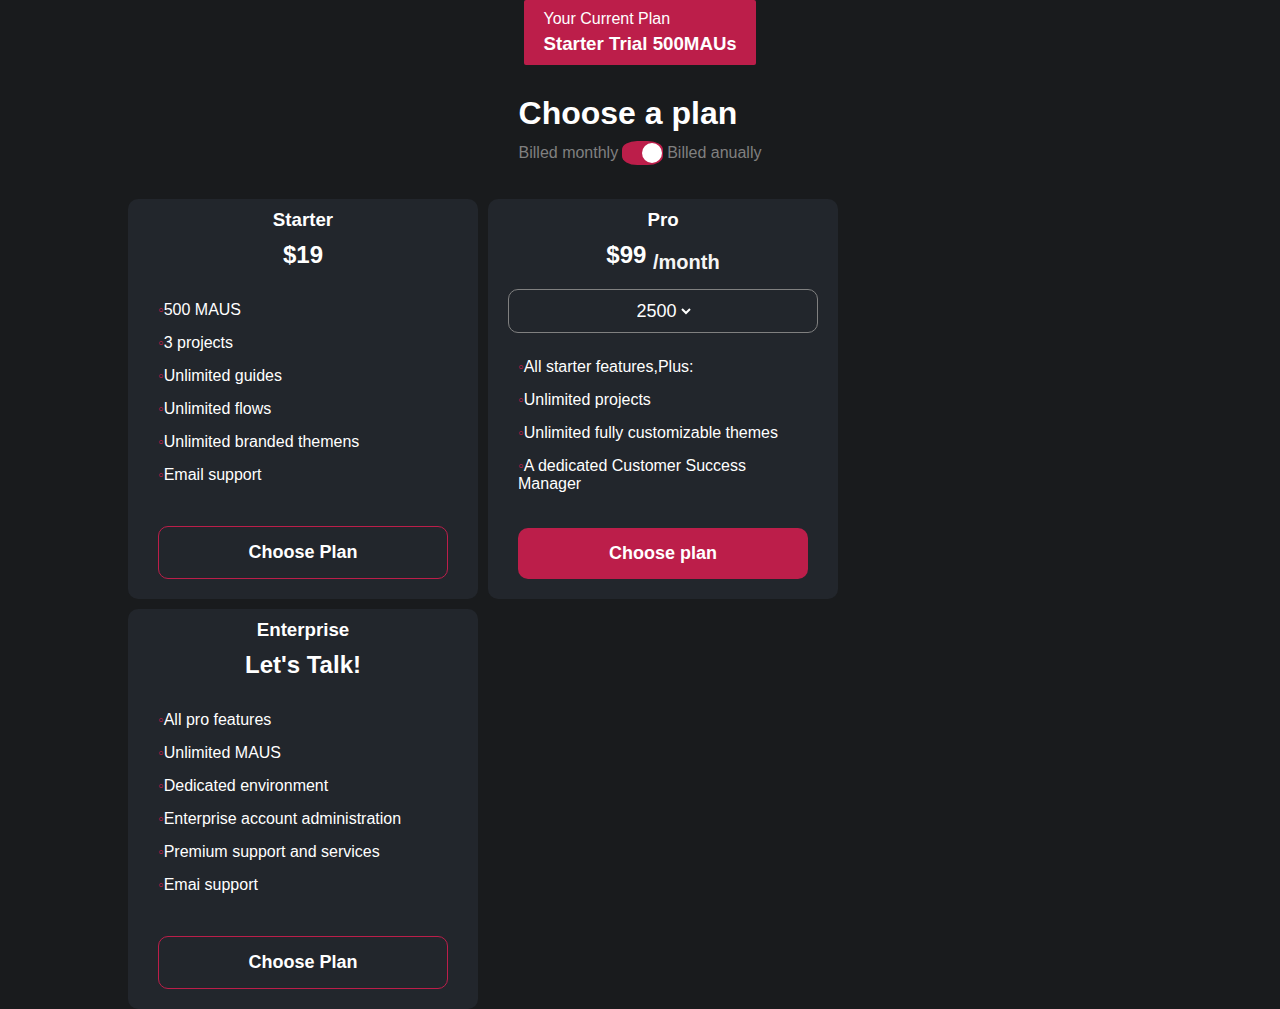
<file: day2/index.html>
<!DOCTYPE html>
<html lang="en">
<head>
    <meta charset="UTF-8">
    <meta name="viewport" content="width=device-width, initial-scale=1.0">
    <link rel="stylesheet" href="styles.css">
    <title>Pricing card</title>
</head>
<body>
    <main class="container">
        <div class="current_plan">
            <p>Your Current Plan</p>
            <h3>Starter Trial <span>500MAU</span><span class="maus_span">s</span></h3>
        </div>
        <div class="choose__plan">
            <h1>Choose a plan</h1>
            <div class="billing__frequency">
                <p>Billed monthly</p>
                <div class="toggle">
                    <div class="toggle_switch"></div>
                </div>
                <p>Billed anually</p>
            </div>
        </div>
        <div class="card__container">
            <div class="card">
                <div class="tier_name">
                    <h3>Starter</h3>
                    <h2>$19</h2>
                </div>
                <div class="offers">
                    <ul>
                        <li>500 MAUS</li>
                        <li>3 projects</li>
                        <li>Unlimited guides</li>
                        <li>Unlimited flows</li>
                        <li>Unlimited branded themens</li>
                        <li>Email support</li>
                    </ul>
                </div>
                <button id="starter__button" class="plan__button">Choose Plan</button>
            </div>
            <div class="card">
                <div class="tier_name">
                    <h3>Pro</h3>
                    <h2>$99 <sub>/month</sub></h2>
                    <div class="select_maus">
                        <select name="maus" id="maus">
                            <option value="2500">2500</option>
                            <option value="3000">3000</option>
                            <option value="3500">3500</option>
                        </select>
                    </div>
                    
                </div>
                <div class="offers">
                    <ul>
                        <li>All starter features,Plus:</li>
                        <li>Unlimited projects</li>
                        <li>Unlimited fully customizable themes</li>
                        <li>A dedicated Customer Success Manager</li>
                    </ul>
                </div>
                <button id="pro__plan" class="plan__button">Choose plan</button>
            </div>
            <div class="card">
                <div class="tier_name">
                    <h3>Enterprise</h3>
                    <h2>Let's Talk!</h2>
                </div>
                <div class="offers">
                    <ul>
                        <li>All pro features</li>
                        <li>Unlimited MAUS</li>
                        <li>Dedicated environment</li>
                        <li>Enterprise account administration</li>
                        <li>Premium support and services</li>
                        <li>Emai support</li>
                    </ul>
                </div>
                <button id="enterprise__button" class="plan__button">Choose Plan</button>
            </div>
        </div>
    </main>
</body>
</html>
</file>
<file: day2/styles.css>
*{
    margin:0;
    padding:0;
    box-sizing: border-box;
    font-family: Arial, Helvetica, sans-serif
}
body{
    background-color: rgb(25, 27, 29);
}
h1,h2,h3{
    color:white;
}
.container{
    display:flex;
    flex-direction: column;
    margin:0 auto;
    width:80%;
    justify-items: center;
    align-items:center
}

.current_plan{
    background-color: rgb(188, 30, 74);
    color:var(--white);
    padding:10px 20px 10px 20px;
    border-radius: 2px;

    display:flex;
    flex-direction: column;
    color:white;
    gap:5px;

}
.choose__plan{
    display: flex;
    flex-direction:column;
    gap:5px;
    margin:30px 0 30px 0;
}
.maus_span{
    font-size: large;
}

.current_plan>p{
    font-size: medium;
}
.toggle{
    padding: 2px 1px;
    border-radius: 37%;
    display: flex;
    align-items: center;
    justify-content: end;
    background-color: rgb(188, 30, 74);
}
.toggle_switch{
    border-radius: 50%;
    background-color: white;
    height: 20px;
    width: 20px;
    margin-left: 19px;
}
.billing__frequency{
    display:flex;
    justify-content:space-between;
    margin-top:4px;
    margin-bottom: 4px;
    align-items: center;
    gap: 4px;
}
.billing__frequency>p{
    color: gray;
}
.card__container{
    display: flex;
    gap:10px;
    flex-wrap:wrap;
}
.card{
    display: flex ;
    flex-direction:column;
    padding :10px 20px;
    border-radius: 10px;
    height: 400px;
    width: 350px;
    justify-content: space-between;
    background-color: rgb(34, 38, 44);
}
.tier_name{
    display:flex;
    align-items:center;
    flex-direction:column;
    gap:10px;
}
ul{
    display:flex;
    flex-direction:column;
    gap:15px;
}
li{
    list-style: none;
    color:white;
    gap:2px

}
li::before{
    color: rgb(188, 30, 74);
    content: "\25E6";
}
.plan__button{
    border-radius: 10px;
    padding:15px 20px;
    color:white;
    outline:none;
    cursor: pointer;
    font-size: large;
    font-weight: bold;
    margin:10px;
    align-items: baseline;
}
button:hover{
    transition: all;
    opacity: 0.8;
}
#starter__button,#enterprise__button{
    background-color: transparent;
    outline:none;
    border:1px solid rgb(188, 30, 74)
}
#pro__plan{
    outline:none;
    background-color: rgb(188, 30, 74);
    border:none;
}
.offers{
    margin: 10px;
}
sub{
    color: whitesmoke;
}
.select_maus{
    border:1px solid gray;
    border-radius: 10px;
    padding:10px 20px;
    width:100%;
    display: flex;
    justify-content: center;
    margin-top: 5px;
}
#maus{
    background-color: transparent;
    color:white;
    outline:none;
    border:none;
    font-size: large;

}
</file>
